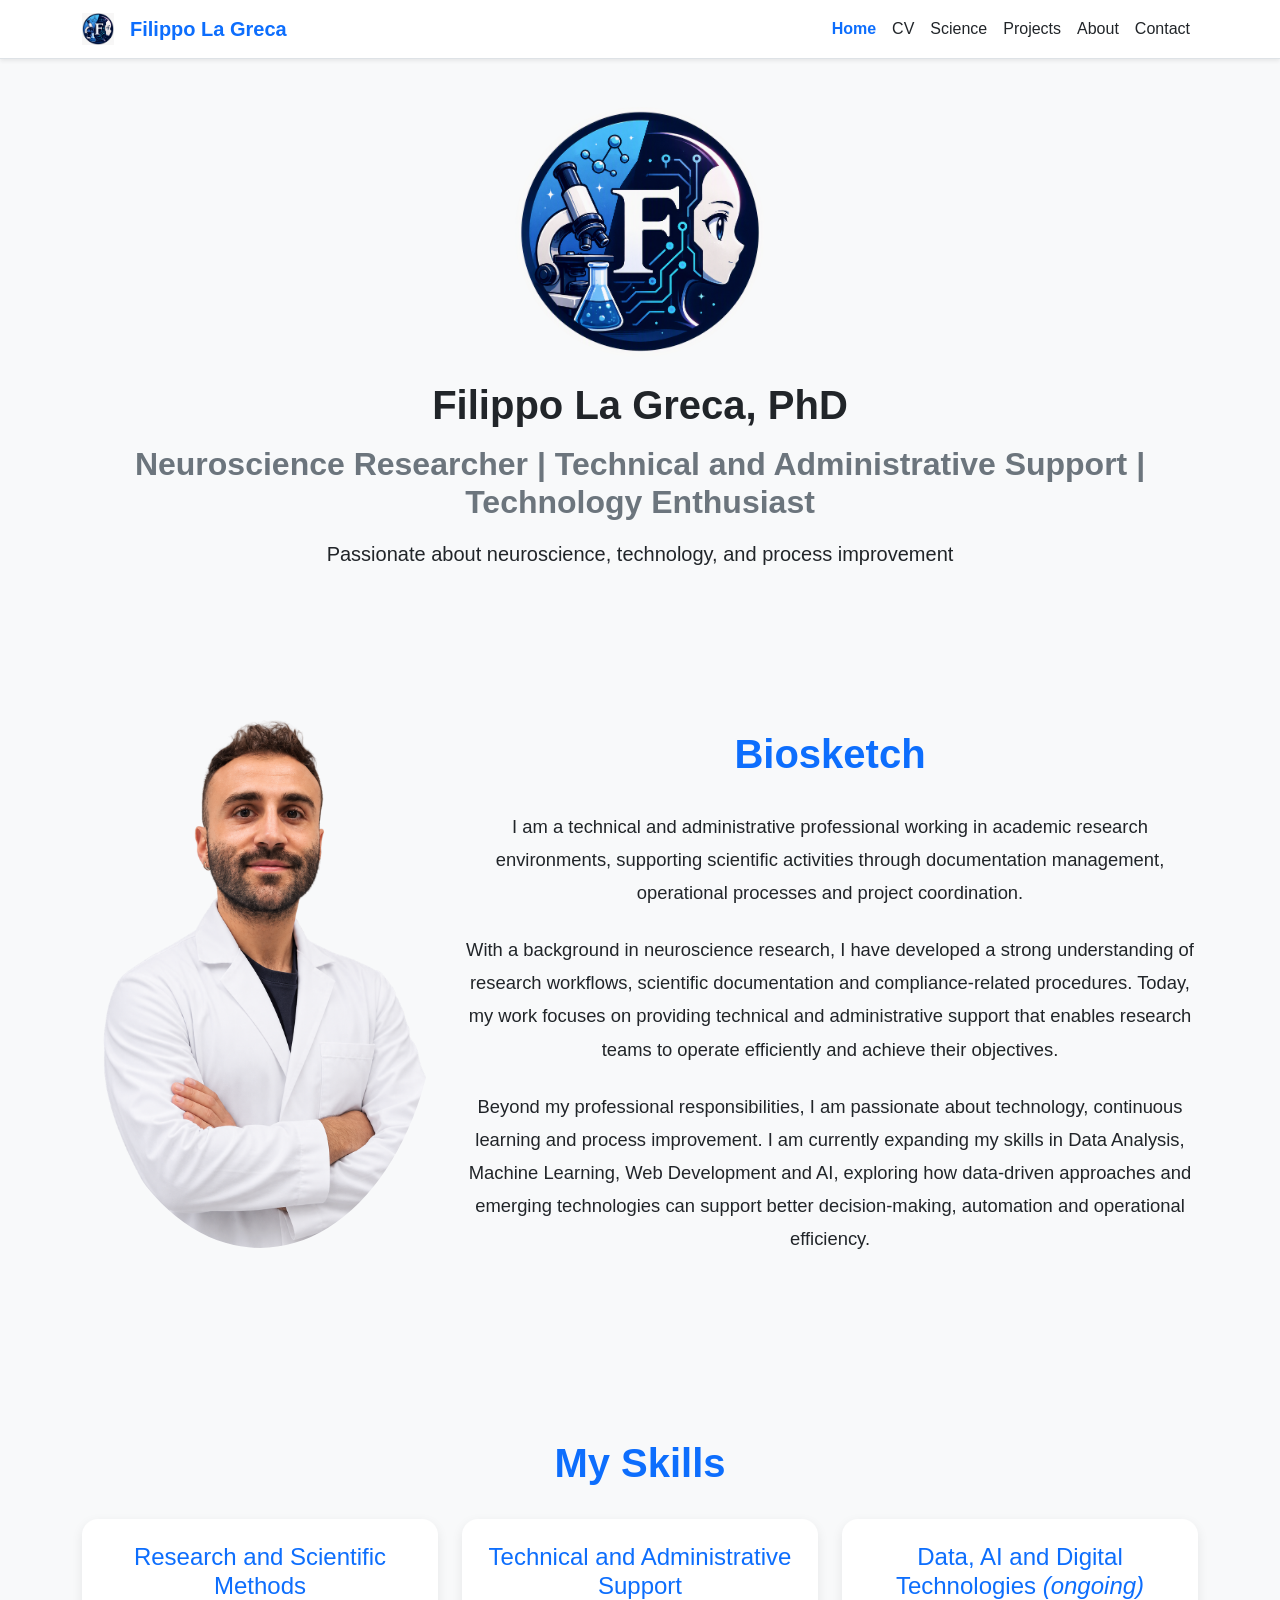
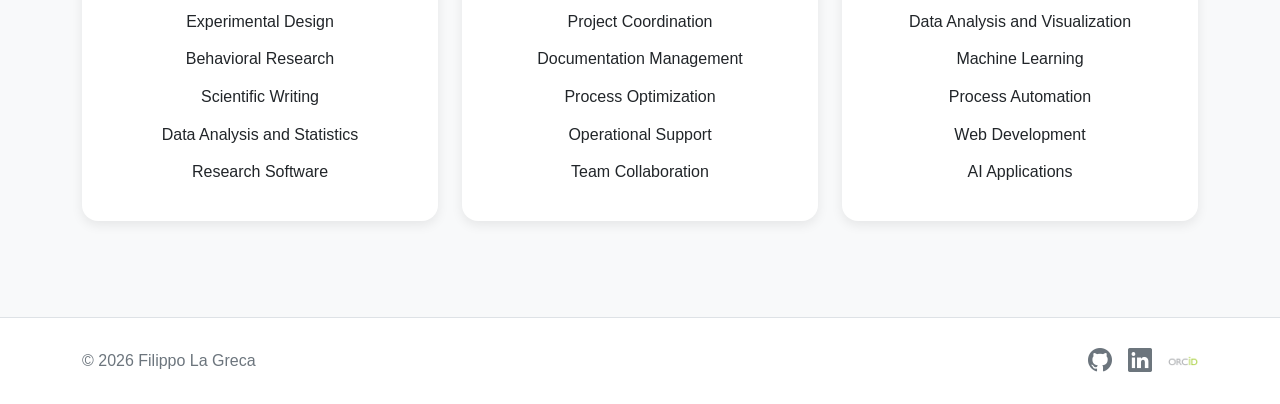
<file: index.html>
<!DOCTYPE html>
<html lang="en">

<head>
    <meta charset="UTF-8">
    <meta name="viewport" content="width=device-width, initial-scale=1.0">

    <title>Filippo La Greca | Home</title>

    <meta name="author" content="Filippo La Greca">

    <meta name="description"
        content="Portfolio of Filippo La Greca featuring scientific research, neuroscience, artificial intelligence, software development, data analysis, automation projects and academic collaborations.">

    <meta property="og:title"
        content="Filippo La Greca | Portfolio">

    <meta property="og:description"
        content="Portfolio of Filippo La Greca showcasing scientific research, neuroscience, artificial intelligence, software development, data analysis, automation projects, academic activities and professional collaborations.">

    <meta property="og:type"
        content="website">

    <meta property="og:image"
        content="https://filos93.github.io/Personal-website/assets/images/og-image.png">

    <meta property="og:url"
        content="https://filos93.github.io/Personal-website/">

    <!-- Favicon -->
    <link rel="icon" href="assets/images/home.png" type="image/png">

    <!-- Bootstrap -->
    <link href="https://cdn.jsdelivr.net/npm/bootstrap@5.3.3/dist/css/bootstrap.min.css"
          rel="stylesheet">

    <link href="https://cdn.jsdelivr.net/npm/bootstrap-icons@1.11.3/font/bootstrap-icons.min.css"
          rel="stylesheet">

    <!-- Custom CSS -->
    <link rel="stylesheet" href="assets/css/style.css">
</head>

<body>

    <!-- Navbar -->
    <nav class="navbar navbar-expand-lg navbar-light bg-white sticky-top shadow-sm">
        <div class="container">

            <a class="navbar-brand fw-bold d-flex align-items-center" href="index.html">

                <img
                    src="assets/images/home.png"
                    alt="Logo"
                    width="32"
                    height="32"
                    class="me-2">

                Filippo La Greca

            </a>

            <button class="navbar-toggler" type="button"
                data-bs-toggle="collapse"
                data-bs-target="#navbarNav">

                <span class="navbar-toggler-icon"></span>

            </button>

            <div class="collapse navbar-collapse" id="navbarNav">

                <ul class="navbar-nav ms-auto">

                    <li class="nav-item">
                        <a class="nav-link active" href="index.html">Home</a>
                    </li>

                    <li class="nav-item">
                        <a class="nav-link" href="cv.html">CV</a>
                    </li>

                    <li class="nav-item">
                        <a class="nav-link" href="science.html">Science</a>
                    </li>

                    <li class="nav-item">
                        <a class="nav-link" href="projects.html">Projects</a>
                    </li>

                    <li class="nav-item">
                        <a class="nav-link" href="about.html">About</a>
                    </li>

                    <li class="nav-item">
                        <a class="nav-link" href="contact.html">Contact</a>
                    </li>

                </ul>

            </div>

        </div>
    </nav>

    <!-- Hero -->
    <header class="container py-5 text-center">

        <img src="assets/images/home.png"
            class="img-fluid rounded-circle mb-4"
            width="250"
            alt="Profile picture">

        <h1>Filippo La Greca, PhD</h1>

        <h2 class="hero-subtitle">
            Neuroscience Researcher |
            Technical and Administrative Support |
            Technology Enthusiast
        </h2>

        <p class="lead hero-description">
            Passionate about neuroscience, technology, and process improvement
        </p>

    </header>

    <!-- Biosketch -->
    <section class="container my-5 about-section">

        <div class="row align-items-start">
            <div class="col-lg-4 text-center">
                <img src="assets/images/Profile-picture.png" class="img-fluid rounded-circle" alt="Profile picture">
            </div>
            <div class="col-lg-8">
                <h3 class="about-title">Biosketch</h3>

                <p class="about-text">
                    I am a technical and administrative professional working in academic
                    research environments, supporting scientific activities through
                    documentation management, operational processes and project
                    coordination.
                </p>

                <p class="about-text">
                    With a background in neuroscience research, I have developed a strong
                    understanding of research workflows, scientific documentation and
                    compliance-related procedures. Today, my work focuses on providing
                    technical and administrative support that enables research teams to
                    operate efficiently and achieve their objectives.
                </p>

                <p class="about-text">
                    Beyond my professional responsibilities, I am passionate about
                    technology, continuous learning and process improvement. I am currently
                    expanding my skills in Data Analysis, Machine Learning, Web Development
                    and AI, exploring how data-driven approaches and emerging
                    technologies can support better decision-making, automation and
                    operational efficiency.
                </p>
            </div>
        </div>
    </section>

    <!-- Skills -->
    <section class="container my-5 about-section">

        <h3 class="about-title">My Skills</h3>

        <div class="row justify-content-center g-4">
            
            <div class="col-md-6 col-lg-4">
                <div class="card p-4 h-100">

                    <h4>Research and Scientific Methods</h4>

                    <ul>
                        <li>Experimental Design</li>
                        <li>Behavioral Research</li>
                        <li>Scientific Writing</li>
                        <li>Data Analysis and Statistics</li>
                        <li>Research Software</li>
                    </ul>

                </div>
            
            </div>

            <div class="col-md-6 col-lg-4">
                <div class="card p-4 h-100">

                    <h4>Technical and Administrative Support</h4>

                    <ul>
                        <li>Project Coordination</li>
                        <li>Documentation Management</li>
                        <li>Process Optimization</li>
                        <li>Operational Support</li>
                        <li>Team Collaboration</li>
                    </ul>
                
                </div>

            </div>

            <div class="col-md-6 col-lg-4">
                <div class="card p-4 h-100">
                    
                    <h4>Data, AI and Digital Technologies <em>(ongoing)</em></h4>

                    <ul>
                        <li>Data Analysis and Visualization</li>
                        <li>Machine Learning</li>
                        <li>Process Automation</li>
                        <li>Web Development</li>
                        <li>AI Applications</li>
                    </ul>

                </div>

            </div>

        </div>

    </section>
    
    <footer class="footer py-4 mt-5">

        <div class="container">

            <div class="footer-content">

                <div class="footer-left">
                    © 2026 Filippo La Greca
                </div>

                <div class="footer-right">

                    <a href="https://github.com/filos93"
                        target="_blank"
                        rel="noopener noreferrer"
                        aria-label="GitHub">

                        <i class="bi bi-github"></i>

                    </a>

                    <a href="https://www.linkedin.com/in/filippo-la-greca-1b95b3147/"
                        target="_blank"
                        rel="noopener noreferrer"
                        aria-label="LinkedIn">

                        <i class="bi bi-linkedin"></i>

                    </a>

                    <a href="https://orcid.org/0000-0001-6476-7989"
                       target="_blank"
                       rel="noopener noreferrer"
                       aria-label="ORCID">
                        <img
                            src="assets/images/ORCID_logo.svg.webp"
                            alt="ORCID"
                            class="social-icon">

                    </a>

                </div>
                    
            </div>

        </div>

    </footer>

    <!-- Bootstrap JS -->
    <script src="https://cdn.jsdelivr.net/npm/bootstrap@5.3.3/dist/js/bootstrap.bundle.min.js"></script>

</body>
</html>
</file>
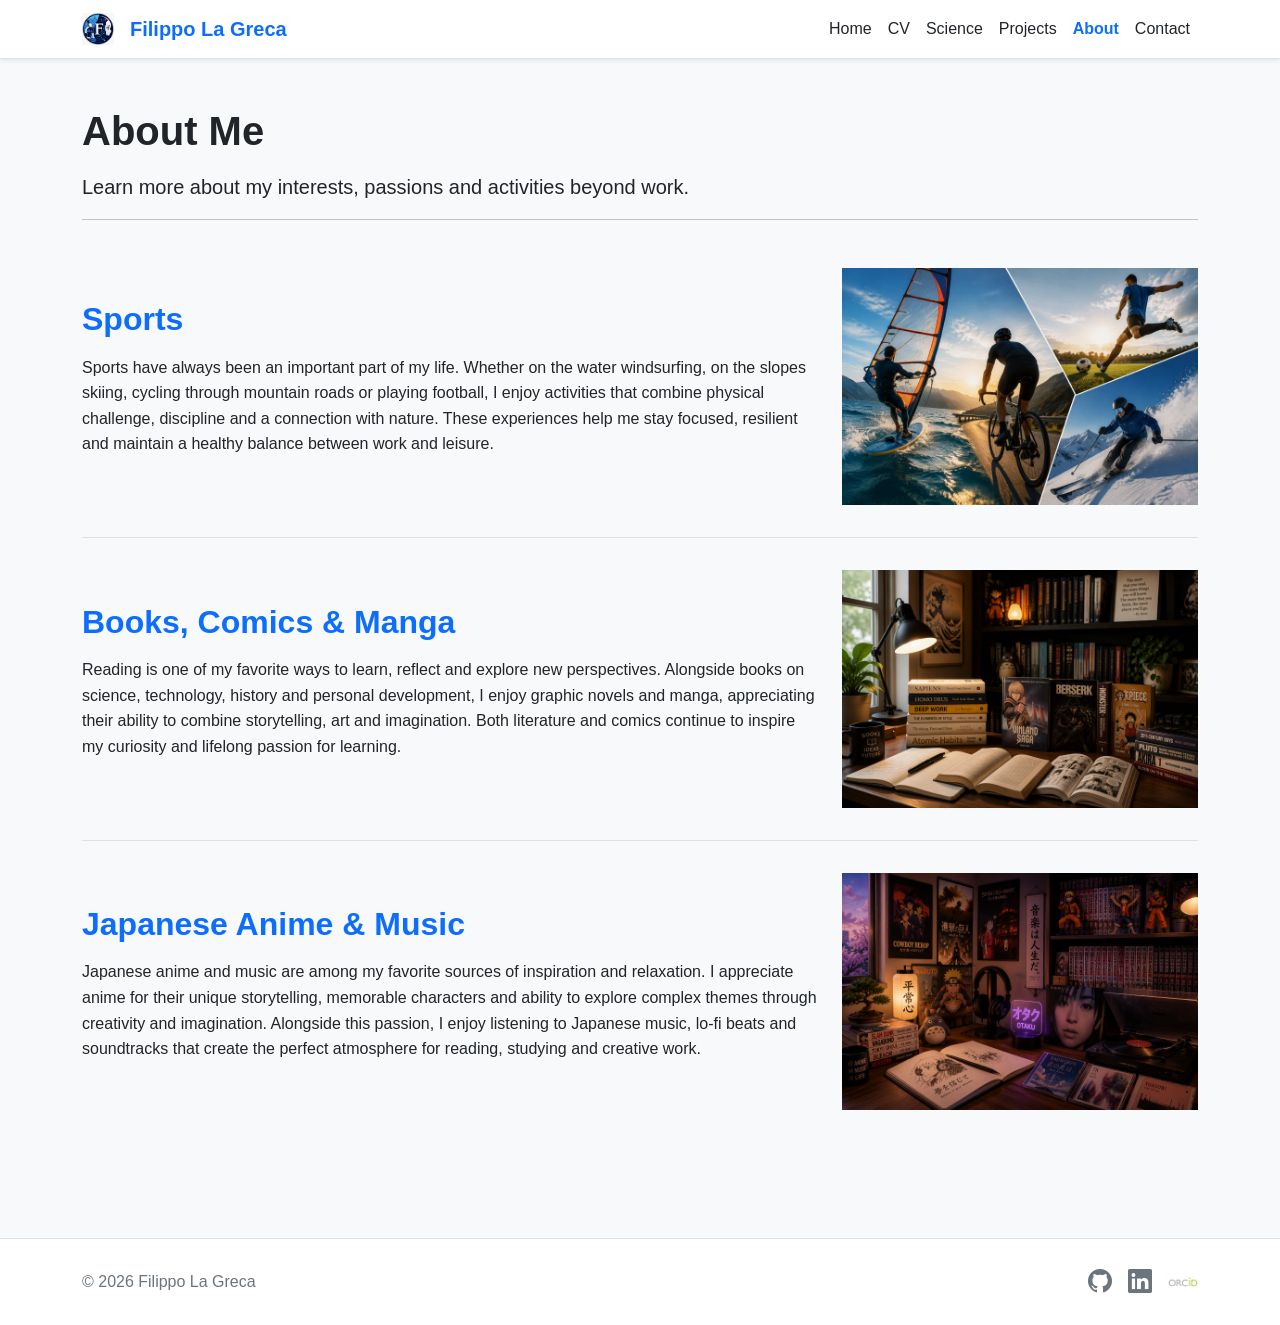
<file: about.html>
<!DOCTYPE html>
<html lang="en">

<head>
    <meta charset="UTF-8">
    <meta name="viewport" content="width=device-width, initial-scale=1.0">

    <title>Filippo La Greca | About</title>

    <meta name="author" content="Filippo La Greca">
    
    <meta name="description"
        content="Learn more about Filippo La Greca, including personal interests, professional background, scientific journey, technology passion and academic experience.">

    <meta property="og:title"
        content="Filippo La Greca | About">

    <meta property="og:description"
        content="Portfolio of Filippo La Greca showcasing scientific research, neuroscience, artificial intelligence, software development, data analysis, automation projects, academic activities and professional collaborations.">

    <meta property="og:type"
        content="website">

    <meta property="og:image"
        content="https://filos93.github.io/Personal-website/assets/images/og-image.png">

    <meta property="og:url"
        content="https://filos93.github.io/Personal-website/">

    <!-- Favicon -->
    <link rel="icon" href="assets/images/home.png" type="image/png">

    <!-- Bootstrap -->
    <link href="https://cdn.jsdelivr.net/npm/bootstrap@5.3.3/dist/css/bootstrap.min.css"
          rel="stylesheet">

    <link href="https://cdn.jsdelivr.net/npm/bootstrap-icons@1.11.3/font/bootstrap-icons.min.css"
          rel="stylesheet">

    <!-- Custom CSS -->
    <link rel="stylesheet" href="assets/css/style.css">
</head>

<body>

    <!-- Navbar -->
    <nav class="navbar navbar-expand-lg navbar-light bg-white sticky-top shadow-sm">
        
        <div class="container">

            <a class="navbar-brand fw-bold d-flex align-items-center" href="index.html">

                <img
                    src="assets/images/home.png"
                    alt="Logo"
                    width="32"
                    height="32"
                    class="me-2">

                Filippo La Greca

            </a>

            <button class="navbar-toggler" type="button"
                data-bs-toggle="collapse"
                data-bs-target="#navbarNav">

                <span class="navbar-toggler-icon"></span>

            </button>

            <div class="collapse navbar-collapse" id="navbarNav">

                <ul class="navbar-nav ms-auto">

                    <li class="nav-item">
                        <a class="nav-link" href="index.html">Home</a>
                    </li>

                    <li class="nav-item">
                        <a class="nav-link" href="cv.html">CV</a>
                    </li>

                    <li class="nav-item">
                        <a class="nav-link" href="science.html">Science</a>
                    </li>

                    <li class="nav-item">
                        <a class="nav-link" href="projects.html">Projects</a>
                    </li>

                    <li class="nav-item">
                        <a class="nav-link active" href="about.html">About</a>
                    </li>

                    <li class="nav-item">
                        <a class="nav-link" href="contact.html">Contact</a>
                    </li>

                </ul>

            </div>

        </div>
    </nav>

<main class="container py-5">

    <h1>About Me</h1>

    <p class="lead">
        Learn more about my interests, passions and activities beyond work.
    </p>

    <hr>

    <section class="site-section">

        <div class="row align-items-center">

            <div class="col-md-8">
                <h2>Sports</h2>

                <p>
                    Sports have always been an important part of my life. Whether on the water
                    windsurfing, on the slopes skiing, cycling through mountain roads or
                    playing football, I enjoy activities that combine physical challenge,
                    discipline and a connection with nature. These experiences help me stay
                    focused, resilient and maintain a healthy balance between work and leisure.
                </p>
            </div>

            <div class="col-md-4">
                <img src="assets/images/Sports.png" alt="Sports" class="img-fluid">
            </div>

        </div>

    </section>

    <section class="site-section">

        <div class="row align-items-center">

            <div class="col-md-8">
                <h2>Books, Comics & Manga</h2>

                <p>
                    Reading is one of my favorite ways to learn, reflect and explore new
                    perspectives. Alongside books on science, technology, history and personal
                    development, I enjoy graphic novels and manga, appreciating their ability
                    to combine storytelling, art and imagination. Both literature and comics
                    continue to inspire my curiosity and lifelong passion for learning.
                </p>
            </div>

            <div class="col-md-4">
                <img src="assets/images/Books-Comics.png" alt="Books, Comics & Manga" class="img-fluid">
            </div>

        </div>

    </section>
    
    <section class="site-section">

        <div class="row align-items-center">

            <div class="col-md-8">
                <h2>Japanese Anime & Music</h2>

                <p>
                    Japanese anime and music are among my favorite sources of inspiration and
                    relaxation. I appreciate anime for their unique storytelling, memorable
                    characters and ability to explore complex themes through creativity and
                    imagination. Alongside this passion, I enjoy listening to Japanese music,
                    lo-fi beats and soundtracks that create the perfect atmosphere for reading,
                    studying and creative work.
                </p>
            </div>

            <div class="col-md-4">
                <img src="assets/images/Anime-Music.png" alt="Anime & Music" class="img-fluid">
            </div>
        
        </div>

    </section>

</main>

    <footer class="footer py-4 mt-5">

        <div class="container">

            <div class="footer-content">

                <div class="footer-left">
                    © 2026 Filippo La Greca
                </div>

                <div class="footer-right">

                    <a href="https://github.com/filos93"
                        target="_blank"
                        rel="noopener noreferrer"
                        aria-label="GitHub">

                        <i class="bi bi-github"></i>

                    </a>

                    <a href="https://www.linkedin.com/in/filippo-la-greca-1b95b3147/"
                        target="_blank"
                        rel="noopener noreferrer"
                        aria-label="LinkedIn">

                        <i class="bi bi-linkedin"></i>

                    </a>

                    <a href="https://orcid.org/0000-0001-6476-7989"
                        target="_blank"
                        rel="noopener noreferrer"
                        aria-label="ORCID">
                        <img
                            src="assets/images/ORCID_logo.svg.webp"
                            alt="ORCID"
                            class="social-icon">

                    </a>

                </div>
                    
            </div>

        </div>

    </footer>

    <!-- Bootstrap JS -->
    <script src="https://cdn.jsdelivr.net/npm/bootstrap@5.3.3/dist/js/bootstrap.bundle.min.js"></script>

</body>
</html>
</file>
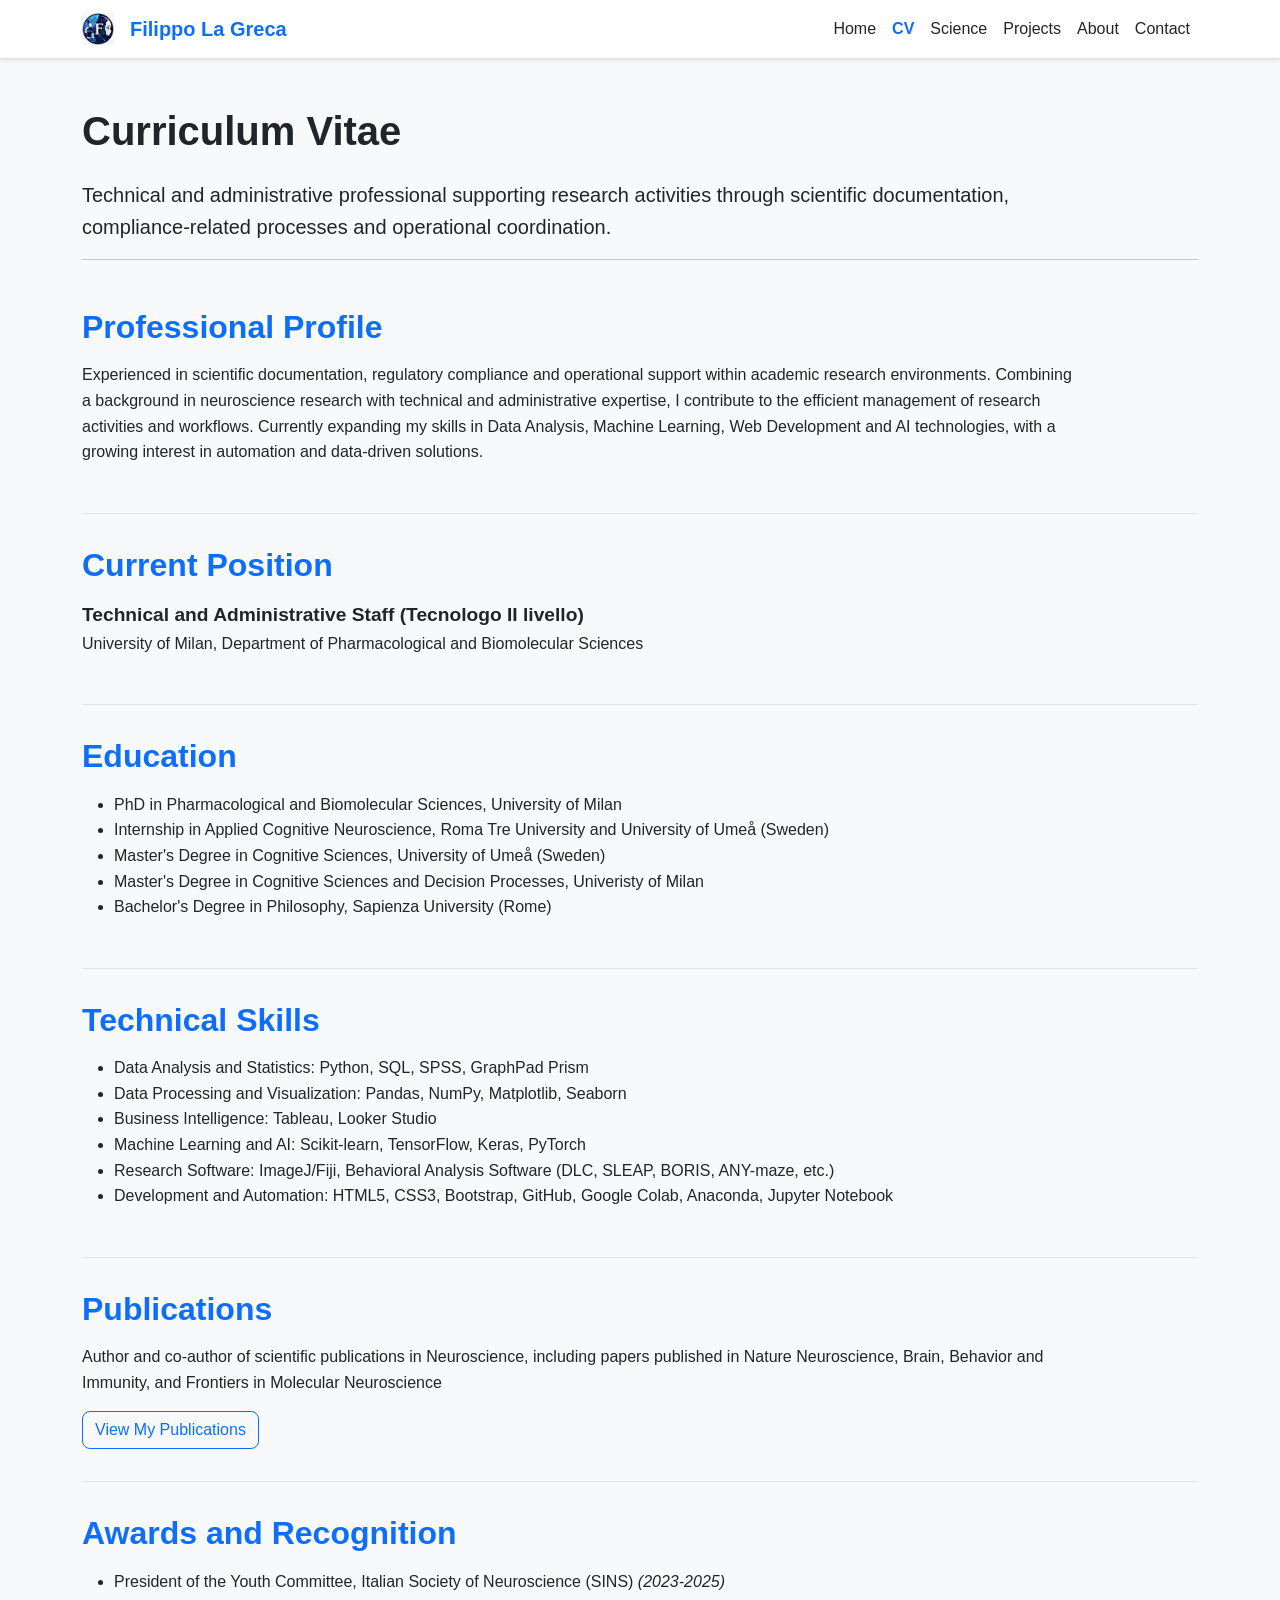
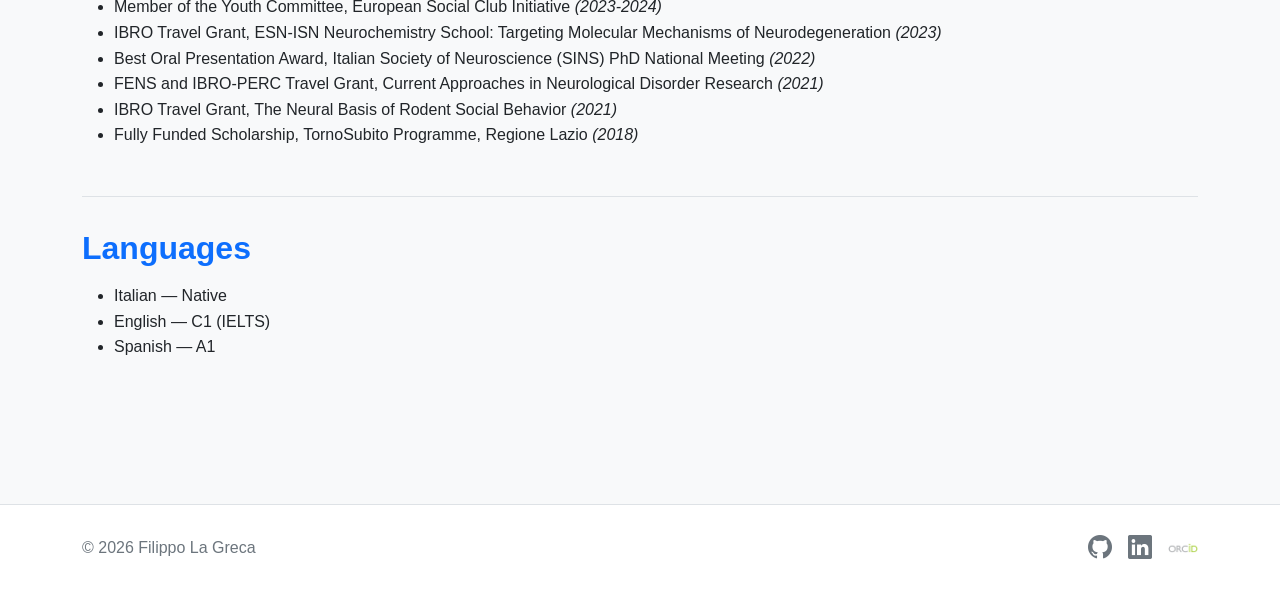
<file: cv.html>
<!DOCTYPE html>
<html lang="en">

<head>
    <meta charset="UTF-8">
    <meta name="viewport" content="width=device-width, initial-scale=1.0">

    <title>Filippo La Greca | CV</title>

    <meta name="author" content="Filippo La Greca">

    <meta name="description"
        content="Curriculum vitae of Filippo La Greca including education, research experience, technical skills, scientific training, publications and professional qualifications.">

    <meta property="og:title"
        content="Filippo La Greca | CV">

    <meta property="og:description"
        content="Portfolio of Filippo La Greca showcasing scientific research, neuroscience, artificial intelligence, software development, data analysis, automation projects, academic activities and professional collaborations.">
   
    <meta property="og:type"
        content="website">

    <meta property="og:image"
        content="https://filos93.github.io/Personal-website/assets/images/og-image.png">

    <meta property="og:url"
        content="https://filos93.github.io/Personal-website/">

    <!-- Favicon -->
    <link rel="icon" href="assets/images/home.png" type="image/png">

    <!-- Bootstrap -->
    <link href="https://cdn.jsdelivr.net/npm/bootstrap@5.3.3/dist/css/bootstrap.min.css"
          rel="stylesheet">

    <link href="https://cdn.jsdelivr.net/npm/bootstrap-icons@1.11.3/font/bootstrap-icons.min.css"
          rel="stylesheet">

    <!-- Custom CSS -->
    <link rel="stylesheet" href="assets/css/style.css">
</head>

<body>

    <!-- Navbar -->
    <nav class="navbar navbar-expand-lg navbar-light bg-white sticky-top shadow-sm">
        <div class="container">

            <a class="navbar-brand fw-bold d-flex align-items-center" href="index.html">

                <img
                    src="assets/images/home.png"
                    alt="Logo"
                    width="32"
                    height="32"
                    class="me-2">

                Filippo La Greca

            </a>

            <button class="navbar-toggler" type="button"
                data-bs-toggle="collapse"
                data-bs-target="#navbarNav">

                <span class="navbar-toggler-icon"></span>

            </button>

            <div class="collapse navbar-collapse" id="navbarNav">

                <ul class="navbar-nav ms-auto">

                    <li class="nav-item">
                        <a class="nav-link" href="index.html">Home</a>
                    </li>

                    <li class="nav-item">
                        <a class="nav-link active" href="cv.html">CV</a>
                    </li>

                    <li class="nav-item">
                        <a class="nav-link" href="science.html">Science</a>
                    </li>

                    <li class="nav-item">
                        <a class="nav-link" href="projects.html">Projects</a>
                    </li>

                    <li class="nav-item">
                        <a class="nav-link" href="about.html">About</a>
                    </li>

                    <li class="nav-item">
                        <a class="nav-link" href="contact.html">Contact</a>
                    </li>

                </ul>

            </div>

        </div>
    </nav>

    <main class="container py-5">

        <h1 class="mb-4">Curriculum Vitae</h1>

        <p class="lead">
            Technical and administrative professional supporting research activities 
            through scientific documentation, compliance-related processes and operational 
            coordination.
        </p>

        <hr>

        <section class="site-section">

            <h2>Professional Profile</h2>

            <p>
                Experienced in scientific documentation, regulatory compliance and operational support within academic 
                research environments. Combining a background in neuroscience research with technical and administrative expertise, 
                I contribute to the efficient management of research activities and workflows. Currently expanding my skills in Data Analysis, 
                Machine Learning, Web Development and AI technologies, with a growing interest in automation and data-driven solutions.
            </p>

        </section>

        <section class="site-section">

            <h2>Current Position</h2>

                <p>
                    <strong style="font-size: 1.2rem;">
                        Technical and Administrative Staff (Tecnologo II livello)
                    </strong><br>
                    University of Milan, Department of Pharmacological and Biomolecular Sciences
                </p>

        </section>

        <section class="site-section">

            <h2>Education</h2>

            <ul>
                <li>PhD in Pharmacological and Biomolecular Sciences, University of Milan</li>
                <li>Internship in Applied Cognitive Neuroscience, Roma Tre University and University of Umeå (Sweden)</li>
                <li>Master's Degree in Cognitive Sciences, University of Umeå (Sweden)</li>
                <li>Master's Degree in Cognitive Sciences and Decision Processes, Univeristy of Milan</li>
                <li>Bachelor's Degree in Philosophy, Sapienza University (Rome)</li>
            </ul>

        </section>

        <section class="site-section">

            <h2>Technical Skills</h2>

            <ul>
                <li>
                    Data Analysis and Statistics:
                    Python, SQL, SPSS, GraphPad Prism
                </li>

                <li>
                    Data Processing and Visualization:
                    Pandas, NumPy, Matplotlib, Seaborn
                </li>
                
                <li>
                    Business Intelligence:
                    Tableau, Looker Studio
                </li>

                <li>
                    Machine Learning and AI:
                    Scikit-learn, TensorFlow, Keras, PyTorch
                </li>
                
                <li>
                    Research Software:
                    ImageJ/Fiji, Behavioral Analysis Software (DLC, SLEAP, BORIS, ANY-maze, etc.)
                </li>

                <li>
                    Development and Automation:
                    HTML5, CSS3, Bootstrap, GitHub, Google Colab, Anaconda, Jupyter Notebook
                </li>
            </ul>

        </section>

        <section class="site-section">

            <h2>Publications</h2>

            <p>
                Author and co-author of scientific publications in
                Neuroscience, including papers published in
                Nature Neuroscience, Brain, Behavior and Immunity,
                and Frontiers in Molecular Neuroscience
            </p>

            <a href="science.html" class="btn btn-outline-primary">
                View My Publications
            </a>

        </section>

        <section class="site-section">

            <h2>Awards and Recognition</h2>

            <ul>
                <li>
                    President of the Youth Committee,
                    Italian Society of Neuroscience (SINS)
                    <em>(2023-2025)</em>
                </li>

                <li>
                    Member of the Youth Committee,
                    European Social Club Initiative
                    <em>(2023-2024)</em>
                </li>

                <li>
                    IBRO Travel Grant,
                    ESN-ISN Neurochemistry School: Targeting Molecular Mechanisms of Neurodegeneration
                    <em>(2023)</em>
                </li>

                <li>
                    Best Oral Presentation Award,
                    Italian Society of Neuroscience (SINS) PhD National Meeting
                    <em>(2022)</em>
                </li>

                <li>
                    FENS and IBRO-PERC Travel Grant,
                    Current Approaches in Neurological Disorder Research
                    <em>(2021)</em>
                </li>

                <li>
                    IBRO Travel Grant,
                    The Neural Basis of Rodent Social Behavior
                    <em>(2021)</em>
                </li>

                <li>
                    Fully Funded Scholarship,
                    TornoSubito Programme, Regione Lazio
                    <em>(2018)</em>
                </li>
            </ul>

        </section>

        <section class="site-section">

            <h2>Languages</h2>

            <ul>
                <li>Italian — Native</li>
                <li>English — C1 (IELTS)</li>
                <li>Spanish — A1</li>
            </ul>

        </section>

    </main>

    <footer class="footer py-4 mt-5">

        <div class="container">

            <div class="footer-content">

                <div class="footer-left">
                    © 2026 Filippo La Greca
                </div>

                <div class="footer-right">

                    <a href="https://github.com/filos93"
                        target="_blank"
                        rel="noopener noreferrer"
                        aria-label="GitHub">

                        <i class="bi bi-github"></i>

                    </a>

                    <a href="https://www.linkedin.com/in/filippo-la-greca-1b95b3147/"
                        target="_blank"
                        rel="noopener noreferrer"
                        aria-label="LinkedIn">

                        <i class="bi bi-linkedin"></i>

                    </a>

                    <a href="https://orcid.org/0000-0001-6476-7989"
                        target="_blank"
                        rel="noopener noreferrer"
                        aria-label="ORCID">
                        <img
                            src="assets/images/ORCID_logo.svg.webp"
                            alt="ORCID"
                            class="social-icon">

                    </a>

                </div>
                    
            </div>

        </div>

    </footer>

    <!-- Bootstrap JS -->
    <script src="https://cdn.jsdelivr.net/npm/bootstrap@5.3.3/dist/js/bootstrap.bundle.min.js"></script>

</body>
</html>
</file>
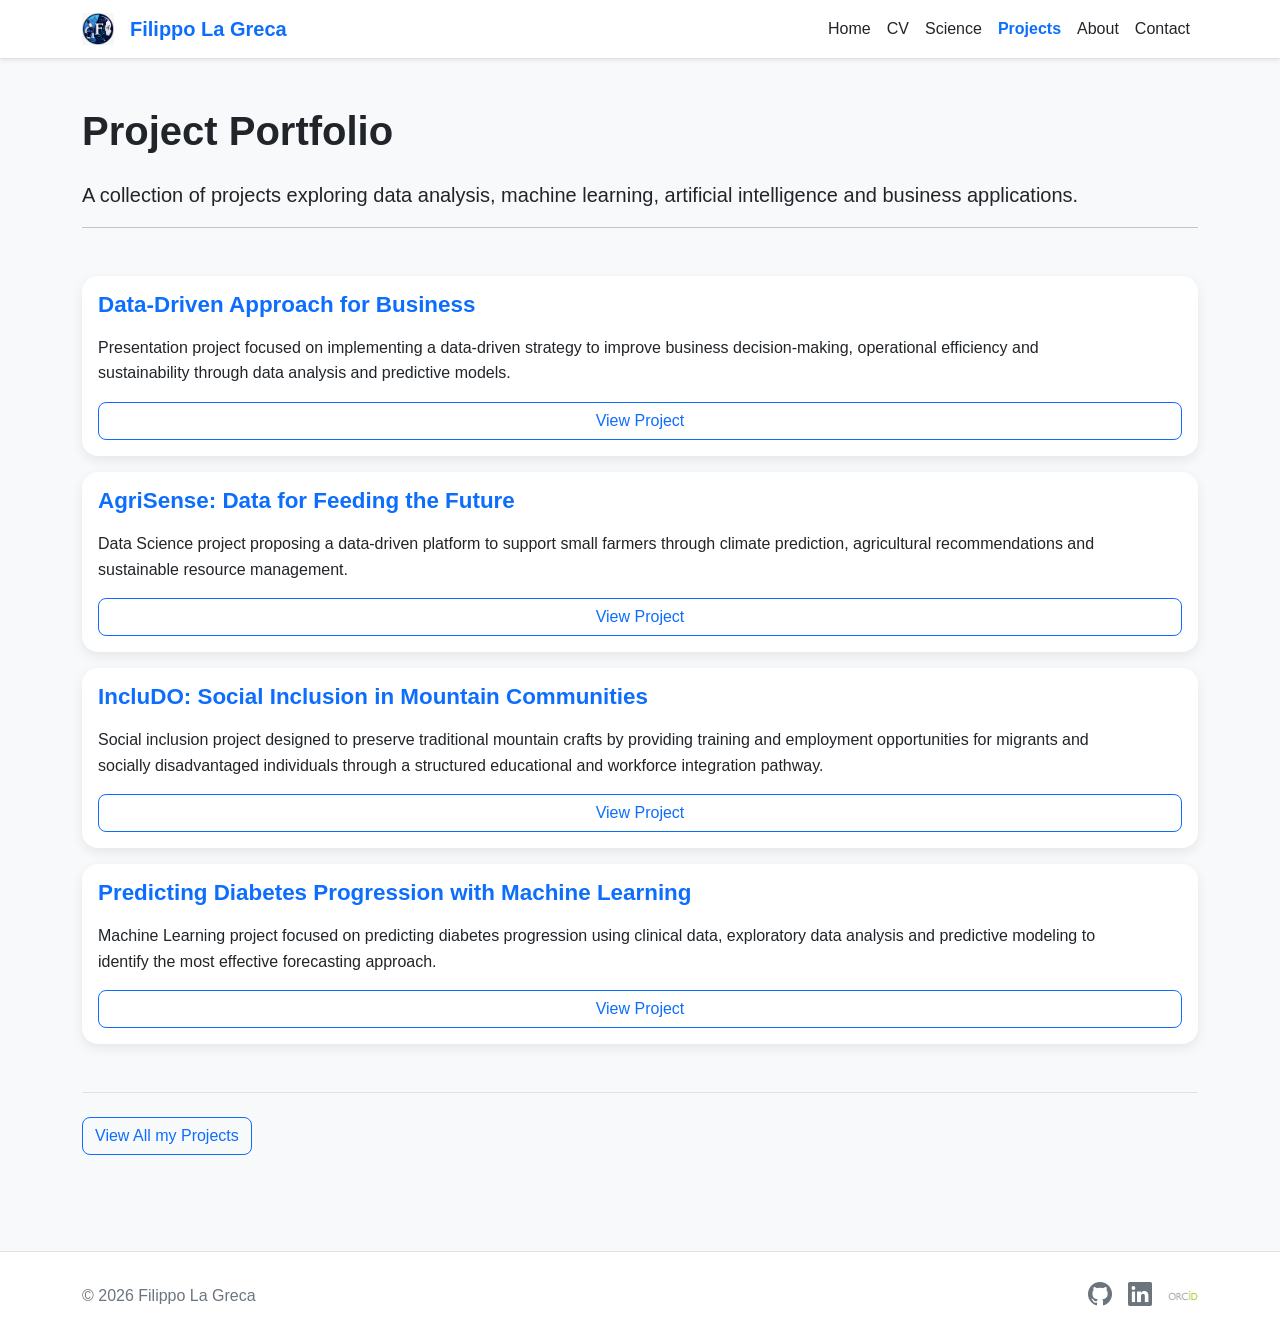
<file: projects.html>
<!DOCTYPE html>
<html lang="en">

<head>
    <meta charset="UTF-8">
    <meta name="viewport" content="width=device-width, initial-scale=1.0">

    <title>Filippo La Greca | Projects</title>

    <meta name="author" content="Filippo La Greca">

    <meta name="description"
        content="Software development, artificial intelligence, automation, Python programming, data analysis and technology projects developed by Filippo La Greca.">

    <meta property="og:title"
        content="Filippo La Greca | Projects">

    <meta property="og:description"
        content="Portfolio of Filippo La Greca showcasing scientific research, neuroscience, artificial intelligence, software development, data analysis, automation projects, academic activities and professional collaborations.">

    <meta property="og:type"
        content="website">

    <meta property="og:image"
        content="https://filos93.github.io/Personal-website/assets/images/og-image.png">

    <meta property="og:url"
        content="https://filos93.github.io/Personal-website/">

    <!-- Favicon -->
    <link rel="icon" href="assets/images/home.png" type="image/png">

    <!-- Bootstrap -->
    <link href="https://cdn.jsdelivr.net/npm/bootstrap@5.3.3/dist/css/bootstrap.min.css"
          rel="stylesheet">

    <link href="https://cdn.jsdelivr.net/npm/bootstrap-icons@1.11.3/font/bootstrap-icons.min.css"
          rel="stylesheet">

    <!-- Custom CSS -->
    <link rel="stylesheet" href="assets/css/style.css">
</head>

<body>

    <!-- Navbar -->
    <nav class="navbar navbar-expand-lg navbar-light bg-white sticky-top shadow-sm">
        <div class="container">

          <a class="navbar-brand fw-bold d-flex align-items-center" href="index.html">

                <img
                    src="assets/images/home.png"
                    alt="Logo"
                    width="32"
                    height="32"
                    class="me-2">

                Filippo La Greca

            </a>

            <button class="navbar-toggler" type="button"
                data-bs-toggle="collapse"
                data-bs-target="#navbarNav">

                <span class="navbar-toggler-icon"></span>

            </button>

            <div class="collapse navbar-collapse" id="navbarNav">

                <ul class="navbar-nav ms-auto">

                    <li class="nav-item">
                        <a class="nav-link" href="index.html">Home</a>
                    </li>

                    <li class="nav-item">
                        <a class="nav-link" href="cv.html">CV</a>
                    </li>

                    <li class="nav-item">
                        <a class="nav-link" href="science.html">Science</a>
                    </li>

                    <li class="nav-item">
                        <a class="nav-link active" href="projects.html">Projects</a>
                    </li>

                    <li class="nav-item">
                        <a class="nav-link" href="about.html">About</a>
                    </li>

                    <li class="nav-item">
                        <a class="nav-link" href="contact.html">Contact</a>
                    </li>

                </ul>

            </div>

        </div>
    </nav>

<main class="container py-5">

    <h1 class="mb-4">Project Portfolio</h1>

        <p class="lead">
            A collection of projects exploring data analysis, machine learning, artificial intelligence and business applications.
        </p>

    <hr>

    <section class="site-section">

        <div class="projects-container">

            <div class="card p-3 mb-3">

                <h2>Data-Driven Approach for Business</h2>

                <p>
                    Presentation project focused on implementing a data-driven strategy to
                    improve business decision-making, operational efficiency and sustainability
                    through data analysis and predictive models.
                </p>

                <a href="assets/files/Data-Driven.pdf" target="_blank" rel="noopener noreferrer" class="btn btn-outline-primary">
                    View Project
                </a>

            </div>

            <div class="card p-3 mb-3">

                <h2>AgriSense: Data for Feeding the Future</h2>

                <p>
                    Data Science project proposing a data-driven platform to support small
                    farmers through climate prediction, agricultural recommendations and
                    sustainable resource management.
                </p>

                <a href="assets/files/AgriSense.pdf" target="_blank" rel="noopener noreferrer" class="btn btn-outline-primary">
                    View Project
                </a>

            </div>

            <div class="card p-3 mb-3">

                <h2>IncluDO: Social Inclusion in Mountain Communities</h2>

                <p>
                    Social inclusion project designed to preserve traditional mountain crafts
                    by providing training and employment opportunities for migrants and
                    socially disadvantaged individuals through a structured educational and
                    workforce integration pathway.
                </p>

                <a href="assets/files/IncluDO.pdf" target="_blank" rel="noopener noreferrer" class="btn btn-outline-primary">
                    View Project
                </a>

            </div>

            <div class="card p-3 mb-3">

                <h2>Predicting Diabetes Progression with Machine Learning</h2>

                <p>
                    Machine Learning project focused on predicting diabetes progression using
                    clinical data, exploratory data analysis and predictive modeling to
                    identify the most effective forecasting approach.
                </p>

                <a href="assets/files/Predicting-Diabetes.pdf" target="_blank" rel="noopener noreferrer" class="btn btn-outline-primary">
                    View Project
                </a>

            </div>

        </div>

    </section>

    <div class="mt-4">

        <a
            href="https://account.start2impact.it/profile/filippo-la-greca"
            target="_blank"
            rel="noopener noreferrer"
            class="btn btn-outline-primary">

            View All my Projects

        </a>

    </div>


</main>

    <footer class="footer py-4 mt-5">

        <div class="container">

            <div class="footer-content">

                <div class="footer-left">
                    © 2026 Filippo La Greca
                </div>

                <div class="footer-right">

                    <a href="https://github.com/filos93"
                        target="_blank"
                        rel="noopener noreferrer"
                        aria-label="GitHub">

                        <i class="bi bi-github"></i>

                    </a>

                    <a href="https://www.linkedin.com/in/filippo-la-greca-1b95b3147/"
                        target="_blank"
                        rel="noopener noreferrer"
                        aria-label="LinkedIn">

                        <i class="bi bi-linkedin"></i>

                    </a>

                    <a href="https://orcid.org/0000-0001-6476-7989"
                       target="_blank"
                       rel="noopener noreferrer"
                       aria-label="ORCID">
                        <img
                            src="assets/images/ORCID_logo.svg.webp"
                            alt="ORCID"
                            class="social-icon">

                    </a>

                </div>
                    
            </div>

        </div>

    </footer>

    <!-- Bootstrap JS -->
    <script src="https://cdn.jsdelivr.net/npm/bootstrap@5.3.3/dist/js/bootstrap.bundle.min.js"></script>

</body>
</html>
</file>
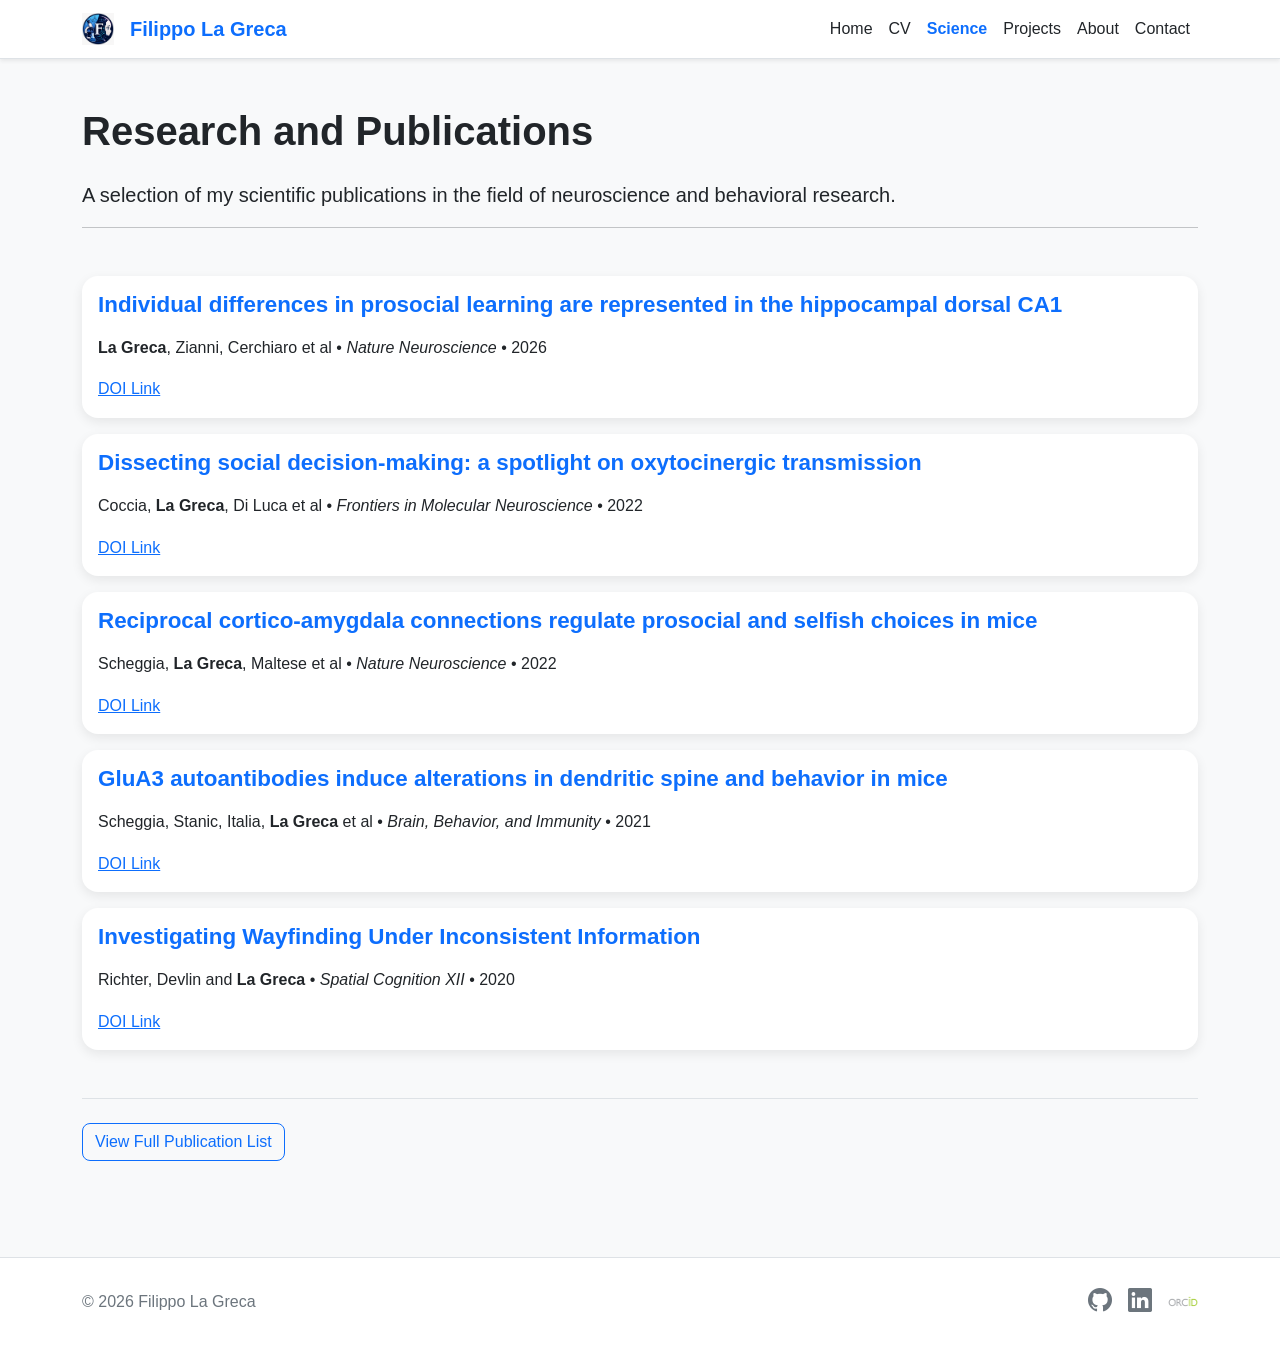
<file: science.html>
<!DOCTYPE html>
<html lang="en">

<head>
    <meta charset="UTF-8">
    <meta name="viewport" content="width=device-width, initial-scale=1.0">

    <title>Filippo La Greca | Science</title>

    <meta name="author" content="Filippo La Greca">

    <meta name="description"
        content="Scientific research activities, neuroscience projects, publications, behavioural studies, data analysis and academic contributions by Filippo La Greca.">

    <meta property="og:title"
        content="Filippo La Greca | Science">

    <meta property="og:description"
        content="Portfolio of Filippo La Greca showcasing scientific research, neuroscience, artificial intelligence, software development, data analysis, automation projects, academic activities and professional collaborations.">
    
    <meta property="og:type"
        content="website">

    <meta property="og:image"
        content="https://filos93.github.io/Personal-website/assets/images/og-image.png">

    <meta property="og:url"
        content="https://filos93.github.io/Personal-website/">

    <!-- Favicon -->
    <link rel="icon" href="assets/images/home.png" type="image/png">

    <!-- Bootstrap -->
    <link href="https://cdn.jsdelivr.net/npm/bootstrap@5.3.3/dist/css/bootstrap.min.css"
          rel="stylesheet">

    <link href="https://cdn.jsdelivr.net/npm/bootstrap-icons@1.11.3/font/bootstrap-icons.min.css"
          rel="stylesheet">

    <!-- Custom CSS -->
    <link rel="stylesheet" href="assets/css/style.css">
</head>

<body>

    <!-- Navbar -->
    <nav class="navbar navbar-expand-lg navbar-light bg-white sticky-top shadow-sm">
        <div class="container">

            <a class="navbar-brand fw-bold d-flex align-items-center" href="index.html">

                <img
                    src="assets/images/home.png"
                    alt="Logo"
                    width="32"
                    height="32"
                    class="me-2">

                Filippo La Greca

            </a>

            <button class="navbar-toggler" type="button"
                data-bs-toggle="collapse"
                data-bs-target="#navbarNav">

                <span class="navbar-toggler-icon"></span>

            </button>

            <div class="collapse navbar-collapse" id="navbarNav">

                <ul class="navbar-nav ms-auto">

                    <li class="nav-item">
                        <a class="nav-link" href="index.html">Home</a>
                    </li>

                    <li class="nav-item">
                        <a class="nav-link" href="cv.html">CV</a>
                    </li>

                    <li class="nav-item">
                        <a class="nav-link active" href="science.html">Science</a>
                    </li>

                    <li class="nav-item">
                        <a class="nav-link" href="projects.html">Projects</a>
                    </li>

                    <li class="nav-item">
                        <a class="nav-link" href="about.html">About</a>
                    </li>

                    <li class="nav-item">
                        <a class="nav-link" href="contact.html">Contact</a>
                    </li>

                </ul>

            </div>

        </div>
    </nav>

<main class="container py-5">

    <h1 class="mb-4">Research and Publications</h1>

    <p class="lead">
        A selection of my scientific publications in the field of neuroscience and behavioral research.
    </p>

    <hr>

    <section class="site-section">

        <div class="card p-3 mb-3">

            <h2>
                Individual differences in prosocial learning are represented in the hippocampal dorsal CA1
            </h2>

            <p>
                <strong>La Greca</strong>, Zianni, Cerchiaro et al • <em>Nature Neuroscience</em> • 2026
            </p>

            <a href="https://doi.org/10.1038/s41593-026-02292-2" target="_blank" rel="noopener noreferrer">
                DOI Link
            </a>

        </div>

        <div class="card p-3 mb-3">

            <h2>
                Dissecting social decision-making: a spotlight on oxytocinergic transmission
            </h2>

            <p>
                Coccia, <strong>La Greca</strong>, Di Luca et al • <em>Frontiers in Molecular Neuroscience</em> • 2022
            </p>

            <a href="https://doi.org/10.3389/fnmol.2022.1061934" target="_blank" rel="noopener noreferrer">
                DOI Link
            </a>

        </div>

        <div class="card p-3 mb-3">

            <h2>
                Reciprocal cortico-amygdala connections regulate prosocial and selfish choices in mice
            </h2>

            <p>
                Scheggia, <strong>La Greca</strong>, Maltese et al • <em>Nature Neuroscience</em> • 2022
            </p>

            <a href="https://doi.org/10.1038/s41593-022-01179-2" target="_blank" rel="noopener noreferrer">
                DOI Link
            </a>

        </div>

        <div class="card p-3 mb-3">

            <h2>
                GluA3 autoantibodies induce alterations in dendritic spine and behavior in mice
            </h2>

            <p>
                Scheggia, Stanic, Italia, <strong>La Greca</strong> et al • <em>Brain, Behavior, and Immunity</em> • 2021
            </p>

            <a href="https://doi.org/10.1016/j.bbi.2021.07.001" target="_blank" rel="noopener noreferrer">
                DOI Link
            </a>

        </div>

        <div class="card p-3 mb-3">

            <h2>
                Investigating Wayfinding Under Inconsistent Information
            </h2>

            <p>
                Richter, Devlin and <strong>La Greca</strong> • <em>Spatial Cognition XII</em> • 2020
            </p>

            <a href="https://doi.org/10.1007/978-3-030-57983-8_15" target="_blank" rel="noopener noreferrer">
                DOI Link
            </a>

        </div>
    
    </section>

    <div class="mt-4">

        <a
            href="https://orcid.org/0000-0001-6476-7989"
            target="_blank"
            rel="noopener noreferrer"
            class="btn btn-outline-primary">

            View Full Publication List

        </a>

    </div>

</main>

    <footer class="footer py-4 mt-5">

        <div class="container">

            <div class="footer-content">

                <div class="footer-left">
                    © 2026 Filippo La Greca
                </div>

                <div class="footer-right">

                    <a href="https://github.com/filos93"
                        target="_blank"
                        rel="noopener noreferrer"
                        aria-label="GitHub">

                        <i class="bi bi-github"></i>

                    </a>

                    <a href="https://www.linkedin.com/in/filippo-la-greca-1b95b3147/"
                        target="_blank"
                        rel="noopener noreferrer"
                        aria-label="LinkedIn">

                        <i class="bi bi-linkedin"></i>

                    </a>

                    <a href="https://orcid.org/0000-0001-6476-7989"
                       target="_blank"
                       rel="noopener noreferrer"
                       aria-label="ORCID">
                        <img
                            src="assets/images/ORCID_logo.svg.webp"
                            alt="ORCID"
                            class="social-icon">

                    </a>

                </div>
                    
            </div>

        </div>

    </footer>

    <!-- Bootstrap JS -->
    <script src="https://cdn.jsdelivr.net/npm/bootstrap@5.3.3/dist/js/bootstrap.bundle.min.js"></script>

</body>
</html>
</file>
<file: assets/css/style.css>
/* =====================================
   VARIABLES
===================================== */
/* =====================================
   GLOBAL
===================================== */
body {
  background-color: #f8f9fa;
  color: #212529;
  font-family: Arial, Helvetica, sans-serif;
  line-height: 1.6;
}

main {
  min-height: calc(100vh - 200px);
}

h1 {
  font-weight: 700;
  margin-bottom: 1rem;
}

h2 {
  color: #0d6efd;
  font-weight: 600;
  margin-bottom: 1rem;
}

h3 {
  color: #0d6efd;
}

h4 {
  color: #0d6efd;
}

h5 {
  color: #0d6efd;
}

p {
  max-width: 1000px;
}

section {
  padding: 3rem 0;
}

/* =====================================
   NAVBAR
===================================== */
.navbar {
  background-color: #ffffff;
  border-bottom: 1px solid #dee2e6;
}

.navbar-brand {
  font-weight: 700;
  color: #0d6efd;
  display: flex;
  align-items: center;
  gap: 0.5rem;
}

.navbar-logo {
  width: 40px;
  height: 40px;
  object-fit: contain;
}

.nav-link {
  color: #212529;
  transition: color 0.2s ease;
}
.nav-link:hover, .nav-link.active {
  color: #0d6efd !important;
  font-weight: 700;
}

/* =====================================
   HERO
===================================== */
.hero {
  text-align: center;
  padding: 4rem 0;
}

.hero-title {
  color: #0d6efd;
}

.hero-subtitle {
  color: #6c757d;
  text-align: center;
  margin-bottom: 1rem;
}

.hero-description {
  color: #212529;
  text-align: center;
  max-width: 700px;
  margin: 0 auto;
}

.hero-profile {
  width: 220px;
  height: 220px;
  object-fit: cover;
  border-radius: 50%;
  border: 4px solid #ffffff;
  box-shadow: 0 4px 15px rgba(0, 0, 0, 0.12);
}

/* =====================================
   ABOUT
===================================== */
.about-section {
  text-align: center;
}

.about-title {
  font-size: 2.5rem;
  font-weight: 700;
  margin-top: 1rem;
  margin-bottom: 2rem;
}

.about-text {
  max-width: 900px;
  margin: 0 auto 1.5rem auto;
  font-size: 1.15rem;
  line-height: 1.8;
}

/* =====================================
   PROFILE PHOTO
===================================== */
.profile-photo {
  width: 280px;
  height: 280px;
  object-fit: cover;
  border-radius: 50%;
  box-shadow: 0 8px 24px rgba(0, 0, 0, 0.12);
}

/* =====================================
   SECTIONS
===================================== */
.site-section {
  padding: 2rem 0;
  border-bottom: 1px solid #dee2e6;
}

.site-section:last-child {
  border-bottom: none;
}

/* =====================================
   CARDS
===================================== */
.card {
  border: none;
  border-radius: 16px;
  box-shadow: 0 4px 12px rgba(0, 0, 0, 0.08);
  transition: all 0.3s ease;
  height: 100%;
}

.card:hover {
  transform: translateY(-6px);
  box-shadow: 0 8px 24px rgba(13, 110, 253, 0.15);
}

.card h2 {
  color: #0d6efd;
  font-size: 1.4rem;
  font-weight: 700;
  margin-bottom: 1rem;
}

.card ul {
  list-style: none;
  padding-left: 0;
  margin-bottom: 0;
}

.card li {
  margin-bottom: 0.75rem;
}

/* =====================================
   BUTTONS
===================================== */
.btn-primary,
.btn-outline-primary {
  border-radius: 8px;
}

/* =====================================
   FOOTER
===================================== */
.footer {
  background-color: #ffffff;
  border-top: 1px solid #dee2e6;
}

.footer-content {
  display: flex;
  justify-content: space-between;
  align-items: center;
}

.footer-left {
  color: #6c757d;
}

.footer-right {
  display: flex;
  align-items: center;
  gap: 1rem;
}

.footer-right a {
  display: flex;
  align-items: center;
  justify-content: center;
  color: #6c757d;
  font-size: 1.5rem;
  text-decoration: none;
  transition: all 0.2s ease;
}

.footer-right a:hover {
  color: #0d6efd;
  transform: translateY(-2px);
}

.social-icon {
  width: 30px;
  height: 30px;
  object-fit: contain;
  transition: all 0.2s ease;
}

.footer-right a:hover .social-icon {
  transform: translateY(-2px) scale(1.5);
}

@media (max-width: 768px) {
  .footer-content {
    flex-direction: column;
    gap: 1rem;
    text-align: center;
  }
}
/* =====================================
   RESPONSIVE
===================================== */
@media (max-width: 768px) {
  h1 {
    font-size: 2.5rem;
  }
  .hero {
    padding: 2rem 0;
  }
  .navbar-logo {
    width: 32px;
    height: 32px;
  }
}
/* =====================================
   EMAIL JS FORM
===================================== */
#success-message {
  margin-top: 1rem;
  font-weight: 600;
}

/*# sourceMappingURL=style.css.map */
</file>
